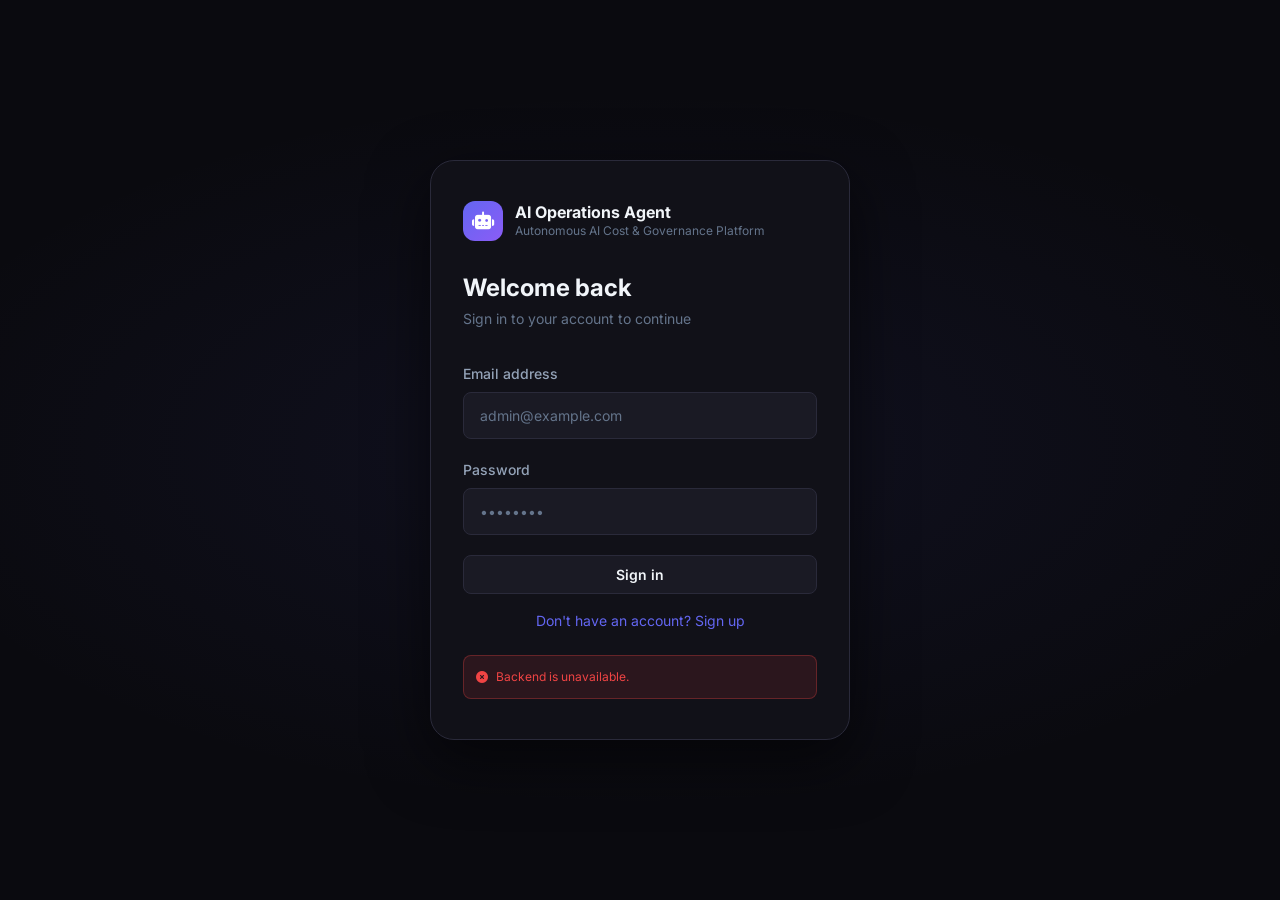
<file: frontend/login.html>
<!DOCTYPE html>
<html lang="en">
<head>
  <meta charset="UTF-8" />
  <meta name="viewport" content="width=device-width, initial-scale=1.0" />
  <title>Sign In — AI Operations Agent</title>
  <meta name="description" content="Sign in to AI Operations Agent — Autonomous AI Cost, Usage & Governance Platform" />

  <!-- Google Fonts: Inter -->
  <link rel="preconnect" href="https://fonts.googleapis.com" />
  <link rel="preconnect" href="https://fonts.gstatic.com" crossorigin />
  <link href="https://fonts.googleapis.com/css2?family=Inter:wght@400;500;600;700&display=swap" rel="stylesheet" />

  <!-- Font Awesome Icons -->
  <link rel="stylesheet" href="https://cdnjs.cloudflare.com/ajax/libs/font-awesome/6.5.0/css/all.min.css" />

  <!-- Our CSS -->
  <link rel="stylesheet" href="static/css/variables.css" />
  <link rel="stylesheet" href="static/css/reset.css" />
  <link rel="stylesheet" href="static/css/base.css" />
  <link rel="stylesheet" href="static/css/components/spinner.css" />
  <link rel="stylesheet" href="static/css/components/form.css" />
  <link rel="stylesheet" href="static/css/components/toast.css" />
  <link rel="stylesheet" href="static/css/pages/login.css" />
</head>
<body>

<main class="login-page">
  <div class="login-card">

    <!-- Logo -->
    <div class="login-logo">
      <div class="login-logo-icon">
        <i class="fa-solid fa-robot"></i>
      </div>
      <div>
        <div class="login-logo-name">AI Operations Agent</div>
        <div class="login-logo-tagline">Autonomous AI Cost &amp; Governance Platform</div>
      </div>
    </div>

    <h1 class="login-title">Welcome back</h1>
    <p class="login-subtitle">Sign in to your account to continue</p>



    <!-- Email / Password form -->
    <form id="login-form" novalidate>
      <!-- Full Name (Signup mode only) -->
      <div class="form-group" id="fullname-group" style="display:none">
        <label class="form-label" for="fullname">Full name</label>
        <input class="input" id="fullname" type="text" placeholder="John Doe" autocomplete="name" />
      </div>

      <div class="form-group">
        <label class="form-label" for="email">Email address</label>
        <input class="input" id="email" type="email" placeholder="admin@example.com" autocomplete="email" />
      </div>

      <div class="form-group">
        <label class="form-label" for="password">Password</label>
        <input class="input" id="password" type="password" placeholder="••••••••" autocomplete="current-password" />
      </div>

      <div id="login-error" style="display:none;color:var(--danger);font-size:var(--text-sm);margin-bottom:var(--sp-4)"></div>

      <button class="btn btn-secondary btn-full" type="submit" id="login-btn">
        Sign in
      </button>

      <div style="text-align:center;margin-top:var(--sp-4);font-size:var(--text-sm)">
        <a href="#" id="toggle-mode-btn" style="color:var(--accent);text-decoration:none">Don't have an account? Sign up</a>
      </div>
    </form>

    <!-- Backend connectivity status -->
    <div class="login-status" id="backend-status">
      <div class="spinner spinner-sm"></div>
      <span>Checking backend connectivity...</span>
    </div>

  </div>
</main>

<script type="module">
  import { API_BASE } from './static/js/config.js';
  import { saveToken, saveUser } from './static/js/core/auth.js';
  import { notify } from './static/js/core/notifications.js';

  // Toggle Login/Signup Modes
  let isSignUpMode = false;
  const toggleBtn = document.getElementById('toggle-mode-btn');
  const fullnameGroup = document.getElementById('fullname-group');
  const loginTitle = document.querySelector('.login-title');
  const loginSubtitle = document.querySelector('.login-subtitle');
  const loginBtn = document.getElementById('login-btn');

  toggleBtn.addEventListener('click', (e) => {
    e.preventDefault();
    isSignUpMode = !isSignUpMode;
    if (isSignUpMode) {
      fullnameGroup.style.display = 'block';
      loginTitle.textContent = 'Create an account';
      loginSubtitle.textContent = 'Sign up with email to continue';
      loginBtn.textContent = 'Sign up';
      toggleBtn.textContent = 'Already have an account? Sign in';
    } else {
      fullnameGroup.style.display = 'none';
      loginTitle.textContent = 'Welcome back';
      loginSubtitle.textContent = 'Sign in to your account to continue';
      loginBtn.textContent = 'Sign in';
      toggleBtn.textContent = "Don't have an account? Sign up";
    }
    document.getElementById('login-error').style.display = 'none';
  });

  // Check if backend is reachable on page load
  async function checkBackend() {
    const status = document.getElementById('backend-status');
    try {
      const res = await fetch(`${API_BASE}/health`, {
      signal: AbortSignal.timeout(5000),
    });
      if (res.ok) {
        status.className = 'login-status ok';
        status.innerHTML = '<i class="fa-solid fa-circle-check"></i> <span>Backend is online</span>';
      } else {
        throw new Error(`HTTP ${res.status}`);
      }
    } catch {
      status.className = 'login-status fail';
      status.innerHTML = '<i class="fa-solid fa-circle-xmark"></i> <span>Backend is unavailable.</span>';
    }
  }



  // Email/password form submission
  document.getElementById('login-form').addEventListener('submit', async (e) => {
    e.preventDefault();
    const email    = document.getElementById('email').value.trim();
    const password = document.getElementById('password').value;
    const errorEl  = document.getElementById('login-error');
    const btn      = document.getElementById('login-btn');

    if (!email || !password) {
      errorEl.textContent = 'Please enter your email and password.';
      errorEl.style.display = 'block';
      return;
    }

    let payload = { email, password };

    if (isSignUpMode) {
      const fullname = document.getElementById('fullname').value.trim();
      if (!fullname) {
        errorEl.textContent = 'Please enter your full name.';
        errorEl.style.display = 'block';
        return;
      }
      payload.full_name = fullname;
    }

    btn.classList.add('loading');
    btn.disabled = true;
    errorEl.style.display = 'none';

    try {
      const endpoint = isSignUpMode ? '/auth/signup' : '/auth/login';
      const res = await fetch(`${API_BASE}${endpoint}`, {
        method: 'POST',
        headers: { 'Content-Type': 'application/json' },
        body: JSON.stringify(payload),
      });

      const data = await res.json();

      if (!res.ok) {
        throw new Error(data.detail || 'Authentication failed');
      }

      if (data.session && data.session.access_token) {
        saveToken(data.session.access_token);
        saveUser(data.user);
        window.location.href = '/index.html#dashboard';
      } else {
        throw new Error('Authentication succeeded but returned no session token.');
      }
    } catch (err) {
      errorEl.textContent = err.message || 'Authentication failed. Please try again.';
      errorEl.style.display = 'block';
    } finally {
      btn.classList.remove('loading');
      btn.disabled = false;
    }
  });

  // Run backend check on load
  checkBackend();
</script>
</body>
</html>
</file>
<file: frontend/static/css/variables.css>
/* ============================================================
   variables.css — Design Tokens
   Single source of truth for ALL visual values.
   Change a value here → whole app updates.
   ============================================================ */

:root {
  /* ---- Backgrounds ---- */
  --bg-base:       #0a0a0f;
  --bg-surface:    #111118;
  --bg-surface-2:  #1a1a24;
  --bg-surface-3:  #22222f;
  --bg-overlay:    rgba(10, 10, 15, 0.85);

  /* ---- Borders ---- */
  --border-subtle: #1a1a26;
  --border-base:   #2a2a3a;
  --border-strong: #3a3a52;

  /* ---- Accent: Indigo ---- */
  --accent:        #6366f1;
  --accent-hover:  #5254cc;
  --accent-muted:  #4f52b0;
  --accent-light:  rgba(99, 102, 241, 0.12);
  --accent-glow:   rgba(99, 102, 241, 0.25);

  /* ---- Accent 2: Violet ---- */
  --accent-2:      #8b5cf6;
  --accent-2-light:rgba(139, 92, 246, 0.12);

  /* ---- Semantic ---- */
  --success:       #10b981;
  --success-light: rgba(16, 185, 129, 0.12);
  --success-border:rgba(16, 185, 129, 0.3);

  --warning:       #f59e0b;
  --warning-light: rgba(245, 158, 11, 0.12);
  --warning-border:rgba(245, 158, 11, 0.3);

  --danger:        #ef4444;
  --danger-light:  rgba(239, 68, 68, 0.12);
  --danger-border: rgba(239, 68, 68, 0.3);

  --info:          #3b82f6;
  --info-light:    rgba(59, 130, 246, 0.12);
  --info-border:   rgba(59, 130, 246, 0.3);

  /* ---- Text ---- */
  --text-primary:   #f1f5f9;
  --text-secondary: #94a3b8;
  --text-muted:     #64748b;
  --text-disabled:  #334155;

  /* ---- Typography ---- */
  --font-sans: 'Inter', -apple-system, BlinkMacSystemFont, 'Segoe UI', sans-serif;
  --font-mono: 'JetBrains Mono', 'Fira Code', ui-monospace, monospace;

  --text-xs:   0.75rem;
  --text-sm:   0.875rem;
  --text-base: 1rem;
  --text-lg:   1.125rem;
  --text-xl:   1.25rem;
  --text-2xl:  1.5rem;
  --text-3xl:  1.875rem;
  --text-4xl:  2.25rem;

  --weight-normal:   400;
  --weight-medium:   500;
  --weight-semibold: 600;
  --weight-bold:     700;

  /* ---- Spacing (4px base) ---- */
  --sp-1:  0.25rem;
  --sp-2:  0.5rem;
  --sp-3:  0.75rem;
  --sp-4:  1rem;
  --sp-5:  1.25rem;
  --sp-6:  1.5rem;
  --sp-8:  2rem;
  --sp-10: 2.5rem;
  --sp-12: 3rem;
  --sp-16: 4rem;
  --sp-20: 5rem;

  /* ---- Border Radius ---- */
  --radius-sm:   0.375rem;
  --radius-md:   0.5rem;
  --radius-lg:   0.75rem;
  --radius-xl:   1rem;
  --radius-2xl:  1.5rem;
  --radius-full: 9999px;

  /* ---- Shadows ---- */
  --shadow-sm:     0 1px 3px rgba(0,0,0,0.5);
  --shadow-md:     0 4px 16px rgba(0,0,0,0.4);
  --shadow-lg:     0 8px 32px rgba(0,0,0,0.5);
  --shadow-xl:     0 20px 60px rgba(0,0,0,0.6);
  --shadow-accent: 0 0 0 1px var(--accent), 0 4px 24px var(--accent-glow);

  /* ---- Transitions ---- */
  --t-fast:   150ms cubic-bezier(0.4, 0, 0.2, 1);
  --t-base:   250ms cubic-bezier(0.4, 0, 0.2, 1);
  --t-slow:   400ms cubic-bezier(0.4, 0, 0.2, 1);

  /* ---- Layout ---- */
  --sidebar-w:     240px;
  --header-h:      56px;
  --content-max:   1400px;
  --page-padding:  var(--sp-8);

  /* ---- Z-Index ---- */
  --z-sidebar:  100;
  --z-header:   200;
  --z-dropdown: 300;
  --z-modal:    400;
  --z-toast:    500;
}
</file>
<file: frontend/static/css/base.css>
/* ============================================================
   base.css — Global Typography & Base Styles
   Sets default fonts, colors, and element-level styling.
   ============================================================ */

body {
  font-family: var(--font-sans);
  font-size: var(--text-sm);
  font-weight: var(--weight-normal);
  color: var(--text-primary);
  background-color: var(--bg-base);
  overflow-x: hidden;
}

/* --- Headings --- */
h1 { font-size: var(--text-3xl); font-weight: var(--weight-bold); }
h2 { font-size: var(--text-2xl); font-weight: var(--weight-semibold); }
h3 { font-size: var(--text-xl);  font-weight: var(--weight-semibold); }
h4 { font-size: var(--text-lg);  font-weight: var(--weight-semibold); }
h5 { font-size: var(--text-base);font-weight: var(--weight-medium); }
h6 { font-size: var(--text-sm);  font-weight: var(--weight-medium); }

h1, h2, h3, h4, h5, h6 {
  line-height: 1.25;
  color: var(--text-primary);
}

/* --- Paragraphs --- */
p {
  color: var(--text-secondary);
  line-height: 1.7;
}

/* --- Links --- */
a {
  color: var(--accent);
  transition: color var(--t-fast);
}
a:hover { color: var(--accent-hover); }

/* --- Code --- */
code {
  font-family: var(--font-mono);
  font-size: 0.85em;
  background: var(--bg-surface-2);
  color: var(--accent-2);
  padding: 0.1em 0.4em;
  border-radius: var(--radius-sm);
}

pre {
  font-family: var(--font-mono);
  font-size: var(--text-sm);
  background: var(--bg-surface-2);
  border: 1px solid var(--border-base);
  border-radius: var(--radius-lg);
  padding: var(--sp-4);
  overflow-x: auto;
}

/* --- Selection --- */
::selection {
  background: var(--accent-light);
  color: var(--text-primary);
}

/* --- Focus ring (accessibility) --- */
:focus-visible {
  outline: 2px solid var(--accent);
  outline-offset: 2px;
  border-radius: var(--radius-sm);
}

/* --- Scrollbars (Webkit) --- */
::-webkit-scrollbar       { width: 5px; height: 5px; }
::-webkit-scrollbar-track { background: var(--bg-surface); }
::-webkit-scrollbar-thumb { background: var(--border-strong); border-radius: var(--radius-full); }
::-webkit-scrollbar-thumb:hover { background: var(--text-muted); }

/* --- Page title area (used on every page) --- */
.page-header {
  margin-bottom: var(--sp-8);
}

.page-header h1 {
  font-size: var(--text-2xl);
  font-weight: var(--weight-bold);
  color: var(--text-primary);
  margin-bottom: var(--sp-1);
}

.page-header p {
  color: var(--text-muted);
  font-size: var(--text-sm);
}
</file>
<file: frontend/static/css/components/spinner.css>
/* ============================================================
   components/spinner.css — Loading States
   Includes spinner animation, skeleton loaders, empty states, error states
   ============================================================ */

/* ---- Spinner ---- */
.spinner {
  display: inline-block;
  width: 20px;
  height: 20px;
  border: 2px solid var(--border-base);
  border-top-color: var(--accent);
  border-radius: var(--radius-full);
  animation: spin 0.7s linear infinite;
}

.spinner-sm { width: 14px; height: 14px; }
.spinner-lg { width: 32px; height: 32px; border-width: 3px; }

/* ---- Centered loader ---- */
.loading-state {
  display: flex;
  flex-direction: column;
  align-items: center;
  justify-content: center;
  gap: var(--sp-4);
  padding: var(--sp-16) var(--sp-8);
  text-align: center;
}

.loading-state .spinner {
  width: 36px;
  height: 36px;
  border-width: 3px;
}

.loading-text {
  color: var(--text-muted);
  font-size: var(--text-sm);
}

/* ---- Skeleton loader ---- */
.skeleton {
  background: linear-gradient(
    90deg,
    var(--bg-surface-2) 25%,
    var(--bg-surface-3) 50%,
    var(--bg-surface-2) 75%
  );
  background-size: 200% 100%;
  animation: shimmer 1.5s infinite;
  border-radius: var(--radius-md);
}

.skeleton-text     { height: 1em; margin-bottom: var(--sp-2); }
.skeleton-title    { height: 1.5em; width: 60%; margin-bottom: var(--sp-4); }
.skeleton-card     { height: 100px; width: 100%; }
.skeleton-chart    { height: 200px; width: 100%; }

/* ---- Empty state ---- */
.empty-state {
  display: flex;
  flex-direction: column;
  align-items: center;
  justify-content: center;
  gap: var(--sp-3);
  padding: var(--sp-16) var(--sp-8);
  text-align: center;
}

.empty-state-icon {
  font-size: 2.5rem;
  color: var(--text-muted);
  opacity: 0.5;
}

.empty-state-title {
  font-size: var(--text-base);
  font-weight: var(--weight-semibold);
  color: var(--text-secondary);
}

.empty-state-text {
  font-size: var(--text-sm);
  color: var(--text-muted);
  max-width: 320px;
}

/* ---- Error state ---- */
.error-state {
  display: flex;
  flex-direction: column;
  align-items: center;
  gap: var(--sp-3);
  padding: var(--sp-10) var(--sp-8);
  text-align: center;
  background: var(--danger-light);
  border: 1px solid var(--danger-border);
  border-radius: var(--radius-lg);
}

.error-state-icon {
  font-size: 2rem;
  color: var(--danger);
}

.error-state-title {
  font-size: var(--text-base);
  font-weight: var(--weight-semibold);
  color: var(--danger);
}

.error-state-text {
  font-size: var(--text-sm);
  color: var(--text-secondary);
}

/* ---- Animations ---- */
@keyframes spin {
  to { transform: rotate(360deg); }
}

@keyframes shimmer {
  0%   { background-position: 200% 0; }
  100% { background-position: -200% 0; }
}

@keyframes fadeIn {
  from { opacity: 0; transform: translateY(8px); }
  to   { opacity: 1; transform: translateY(0); }
}

@keyframes slideDown {
  from { opacity: 0; transform: translateY(-8px); }
  to   { opacity: 1; transform: translateY(0); }
}

@keyframes pulse {
  0%, 100% { opacity: 1; }
  50%       { opacity: 0.4; }
}

.animate-in     { animation: fadeIn var(--t-base) forwards; }
.animate-down   { animation: slideDown var(--t-fast) forwards; }
.animate-pulse  { animation: pulse 2s ease infinite; }
</file>
<file: frontend/static/css/components/form.css>
/* ============================================================
   components/form.css — Input, Button, Form Styles
   ============================================================ */

/* ---- Form group ---- */
.form-group {
  margin-bottom: var(--sp-5);
}

.form-label {
  display: block;
  font-size: var(--text-sm);
  font-weight: var(--weight-medium);
  color: var(--text-secondary);
  margin-bottom: var(--sp-2);
}

.form-hint {
  font-size: var(--text-xs);
  color: var(--text-muted);
  margin-top: var(--sp-1);
}

.form-error {
  font-size: var(--text-xs);
  color: var(--danger);
  margin-top: var(--sp-1);
}

/* ---- Input ---- */
.input {
  width: 100%;
  padding: var(--sp-3) var(--sp-4);
  background: var(--bg-surface-2);
  border: 1px solid var(--border-base);
  border-radius: var(--radius-md);
  color: var(--text-primary);
  font-size: var(--text-sm);
  transition: border-color var(--t-fast), box-shadow var(--t-fast);
}

.input::placeholder {
  color: var(--text-muted);
}

.input:focus {
  outline: none;
  border-color: var(--accent);
  box-shadow: 0 0 0 3px var(--accent-light);
}

.input:disabled {
  opacity: 0.5;
  cursor: not-allowed;
}

.input.error {
  border-color: var(--danger);
  box-shadow: 0 0 0 3px var(--danger-light);
}

/* ---- Select ---- */
.select {
  width: 100%;
  padding: var(--sp-3) var(--sp-4);
  background: var(--bg-surface-2);
  border: 1px solid var(--border-base);
  border-radius: var(--radius-md);
  color: var(--text-primary);
  font-size: var(--text-sm);
  cursor: pointer;
  appearance: none;
  background-image: url("data:image/svg+xml,%3Csvg xmlns='http://www.w3.org/2000/svg' width='12' height='12' fill='%2364748b' viewBox='0 0 16 16'%3E%3Cpath d='M7.247 11.14L2.451 5.658C1.885 5.013 2.345 4 3.204 4h9.592a1 1 0 0 1 .753 1.659l-4.796 5.48a1 1 0 0 1-1.506 0z'/%3E%3C/svg%3E");
  background-repeat: no-repeat;
  background-position: right 12px center;
  padding-right: 36px;
  transition: border-color var(--t-fast);
}

.select:focus {
  outline: none;
  border-color: var(--accent);
}

/* ---- Buttons ---- */
.btn {
  display: inline-flex;
  align-items: center;
  justify-content: center;
  gap: var(--sp-2);
  padding: var(--sp-2) var(--sp-4);
  border-radius: var(--radius-md);
  font-size: var(--text-sm);
  font-weight: var(--weight-semibold);
  cursor: pointer;
  transition: background var(--t-fast), border-color var(--t-fast), opacity var(--t-fast), transform var(--t-fast);
  white-space: nowrap;
  user-select: none;
  border: 1px solid transparent;
}

.btn:active { transform: scale(0.97); }

.btn:disabled {
  opacity: 0.4;
  cursor: not-allowed;
  transform: none;
}

/* Primary button */
.btn-primary {
  background: var(--accent);
  color: white;
  border-color: var(--accent);
}
.btn-primary:hover:not(:disabled) { background: var(--accent-hover); }

/* Secondary button */
.btn-secondary {
  background: var(--bg-surface-2);
  color: var(--text-primary);
  border-color: var(--border-base);
}
.btn-secondary:hover:not(:disabled) {
  background: var(--bg-surface-3);
  border-color: var(--border-strong);
}

/* Ghost button */
.btn-ghost {
  background: transparent;
  color: var(--text-secondary);
  border-color: transparent;
}
.btn-ghost:hover:not(:disabled) {
  background: var(--bg-surface-2);
  color: var(--text-primary);
}

/* Danger button */
.btn-danger {
  background: var(--danger);
  color: white;
  border-color: var(--danger);
}
.btn-danger:hover:not(:disabled) { opacity: 0.85; }

/* Sizes */
.btn-sm {
  padding: var(--sp-1) var(--sp-3);
  font-size: var(--text-xs);
}

.btn-lg {
  padding: var(--sp-4) var(--sp-6);
  font-size: var(--text-base);
  border-radius: var(--radius-lg);
}

.btn-full {
  width: 100%;
}

/* Loading state for button */
.btn.loading {
  position: relative;
  color: transparent;
  pointer-events: none;
}

.btn.loading::after {
  content: '';
  position: absolute;
  width: 14px;
  height: 14px;
  border: 2px solid rgba(255,255,255,0.3);
  border-top-color: white;
  border-radius: var(--radius-full);
  animation: spin 0.7s linear infinite;
}
</file>
<file: frontend/static/css/components/toast.css>
/* ============================================================
   components/toast.css — Toast Notification System
   Toasts appear in bottom-right and auto-dismiss.
   ============================================================ */

.toast-container {
  position: fixed;
  bottom: var(--sp-6);
  right: var(--sp-6);
  display: flex;
  flex-direction: column;
  gap: var(--sp-3);
  z-index: var(--z-toast);
  pointer-events: none;
}

.toast {
  display: flex;
  align-items: flex-start;
  gap: var(--sp-3);
  padding: var(--sp-4) var(--sp-5);
  background: var(--bg-surface-2);
  border: 1px solid var(--border-strong);
  border-radius: var(--radius-lg);
  box-shadow: var(--shadow-lg);
  min-width: 280px;
  max-width: 400px;
  pointer-events: auto;
  animation: slideInToast 0.3s cubic-bezier(0.34, 1.56, 0.64, 1);
}

.toast.removing {
  animation: fadeOutToast 0.25s ease forwards;
}

.toast-icon {
  font-size: var(--text-base);
  flex-shrink: 0;
  margin-top: 1px;
}

.toast-body {
  flex: 1;
  min-width: 0;
}

.toast-title {
  font-size: var(--text-sm);
  font-weight: var(--weight-semibold);
  color: var(--text-primary);
  margin-bottom: 2px;
}

.toast-message {
  font-size: var(--text-xs);
  color: var(--text-muted);
  line-height: 1.4;
}

.toast-close {
  color: var(--text-muted);
  font-size: var(--text-base);
  line-height: 1;
  flex-shrink: 0;
  transition: color var(--t-fast);
}

.toast-close:hover {
  color: var(--text-primary);
}

/* ---- Semantic variants ---- */
.toast-success { border-left: 3px solid var(--success); }
.toast-success .toast-icon { color: var(--success); }

.toast-error   { border-left: 3px solid var(--danger); }
.toast-error   .toast-icon { color: var(--danger); }

.toast-warning { border-left: 3px solid var(--warning); }
.toast-warning .toast-icon { color: var(--warning); }

.toast-info    { border-left: 3px solid var(--accent); }
.toast-info    .toast-icon { color: var(--accent); }

/* ---- Animations ---- */
@keyframes slideInToast {
  from { opacity: 0; transform: translateX(100%); }
  to   { opacity: 1; transform: translateX(0); }
}

@keyframes fadeOutToast {
  from { opacity: 1; transform: translateX(0); }
  to   { opacity: 0; transform: translateX(100%); }
}
</file>
<file: frontend/static/css/pages/login.css>
/* ============================================================
   pages/login.css — Login Page
   Standalone page — no sidebar, full-screen centered card.
   ============================================================ */

.login-page {
  min-height: 100vh;
  display: flex;
  align-items: center;
  justify-content: center;
  background: var(--bg-base);
  padding: var(--sp-4);
  /* subtle radial glow behind the card */
  background-image: radial-gradient(
    ellipse 60% 40% at 50% 50%,
    rgba(99, 102, 241, 0.08),
    transparent
  );
}

.login-card {
  width: 100%;
  max-width: 420px;
  background: var(--bg-surface);
  border: 1px solid var(--border-base);
  border-radius: var(--radius-2xl);
  padding: var(--sp-10) var(--sp-8);
  box-shadow: var(--shadow-xl);
}

.login-logo {
  display: flex;
  align-items: center;
  gap: var(--sp-3);
  margin-bottom: var(--sp-8);
}

.login-logo-icon {
  width: 40px;
  height: 40px;
  background: linear-gradient(135deg, var(--accent), var(--accent-2));
  border-radius: var(--radius-lg);
  display: flex;
  align-items: center;
  justify-content: center;
  color: white;
  font-size: var(--text-lg);
}

.login-logo-name {
  font-size: var(--text-base);
  font-weight: var(--weight-bold);
  color: var(--text-primary);
  line-height: 1.2;
}

.login-logo-tagline {
  font-size: var(--text-xs);
  color: var(--text-muted);
}

.login-title {
  font-size: var(--text-2xl);
  font-weight: var(--weight-bold);
  color: var(--text-primary);
  margin-bottom: var(--sp-1);
}

.login-subtitle {
  color: var(--text-muted);
  font-size: var(--text-sm);
  margin-bottom: var(--sp-8);
}

/* ---- Demo banner ---- */
.demo-banner {
  display: flex;
  align-items: flex-start;
  gap: var(--sp-3);
  padding: var(--sp-4);
  background: var(--accent-light);
  border: 1px solid rgba(99, 102, 241, 0.3);
  border-radius: var(--radius-md);
  margin-bottom: var(--sp-6);
  font-size: var(--text-xs);
  color: var(--text-secondary);
}

.demo-banner-icon {
  color: var(--accent);
  font-size: var(--text-sm);
  flex-shrink: 0;
  margin-top: 1px;
}

/* ---- Divider with text ---- */
.login-divider {
  display: flex;
  align-items: center;
  gap: var(--sp-3);
  margin: var(--sp-5) 0;
}

.login-divider::before,
.login-divider::after {
  content: '';
  flex: 1;
  height: 1px;
  background: var(--border-base);
}

.login-divider-text {
  font-size: var(--text-xs);
  color: var(--text-muted);
  white-space: nowrap;
}

/* ---- Status indicator ---- */
.login-status {
  display: flex;
  align-items: center;
  gap: var(--sp-2);
  margin-top: var(--sp-6);
  padding: var(--sp-3);
  border-radius: var(--radius-md);
  font-size: var(--text-xs);
  border: 1px solid var(--border-base);
  color: var(--text-muted);
}

.login-status.ok   { background: var(--success-light); color: var(--success); border-color: var(--success-border); }
.login-status.fail { background: var(--danger-light);  color: var(--danger);  border-color: var(--danger-border); }
</file>
